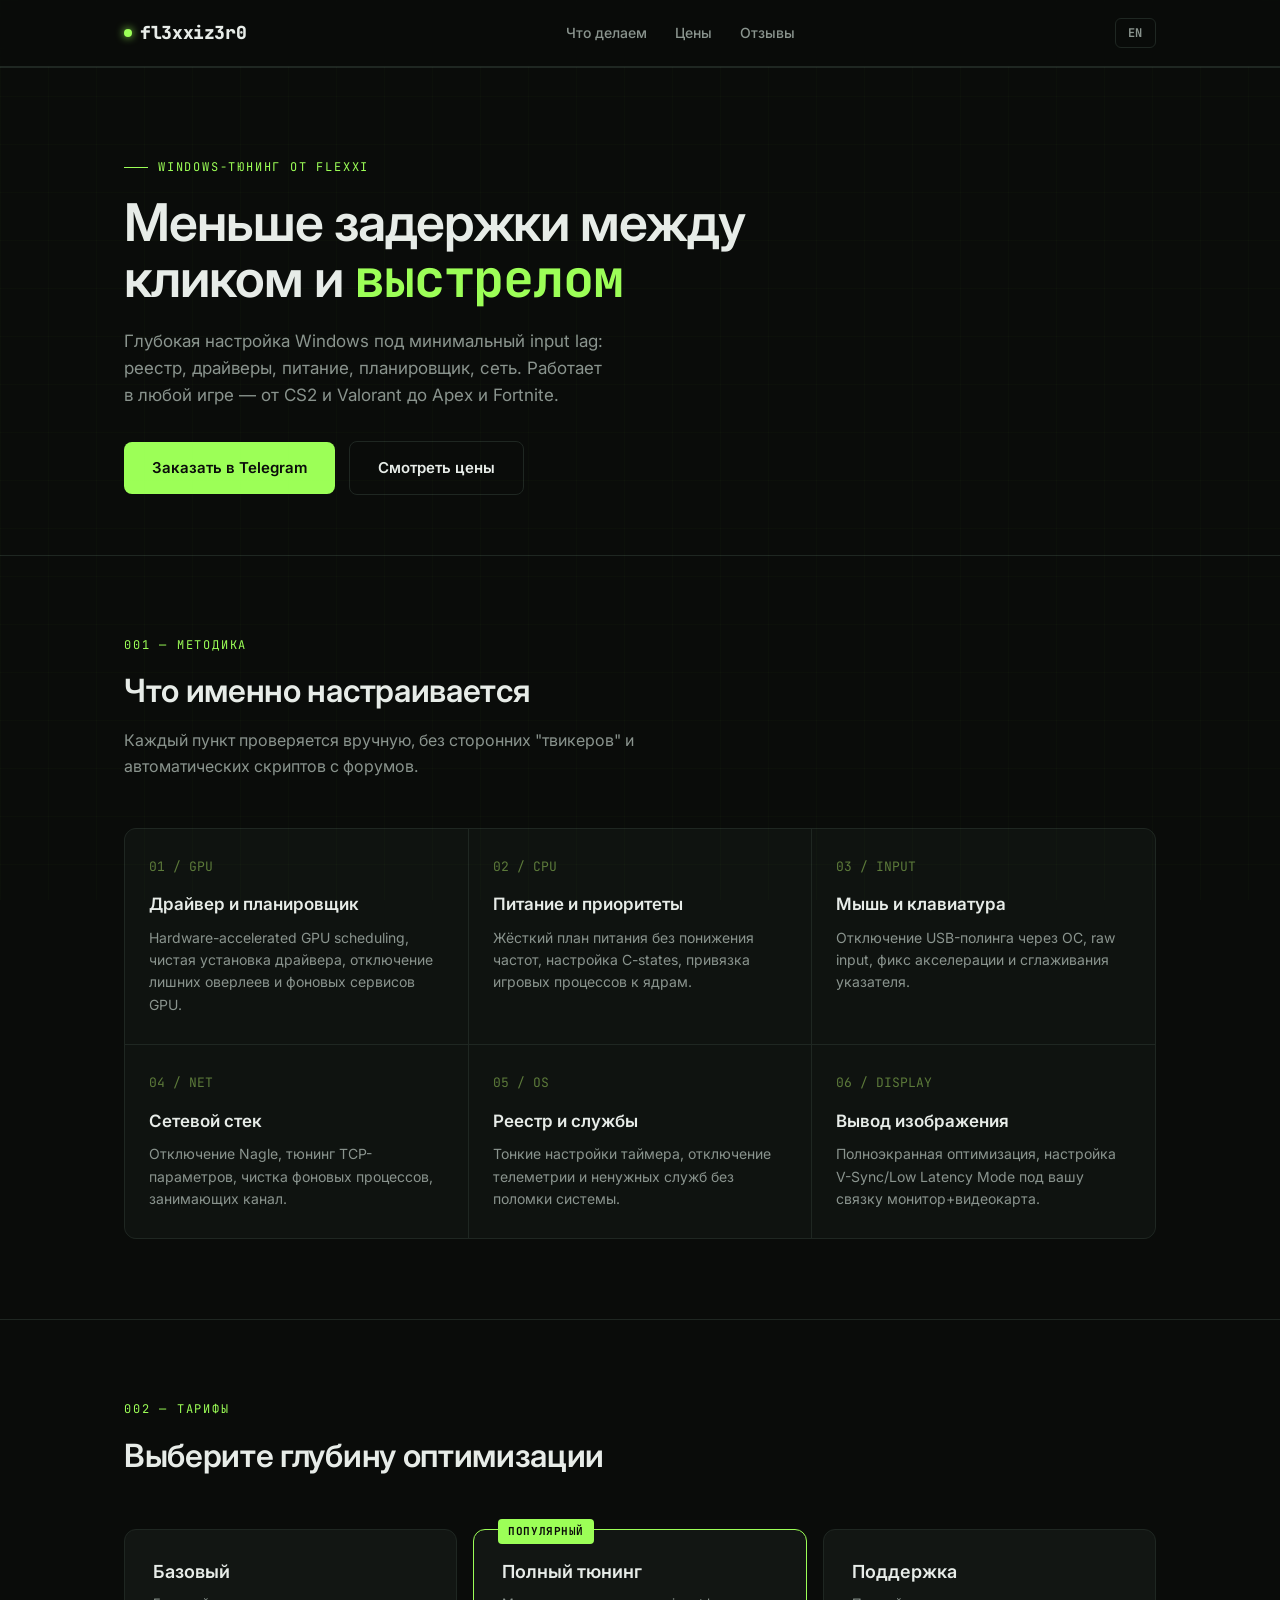
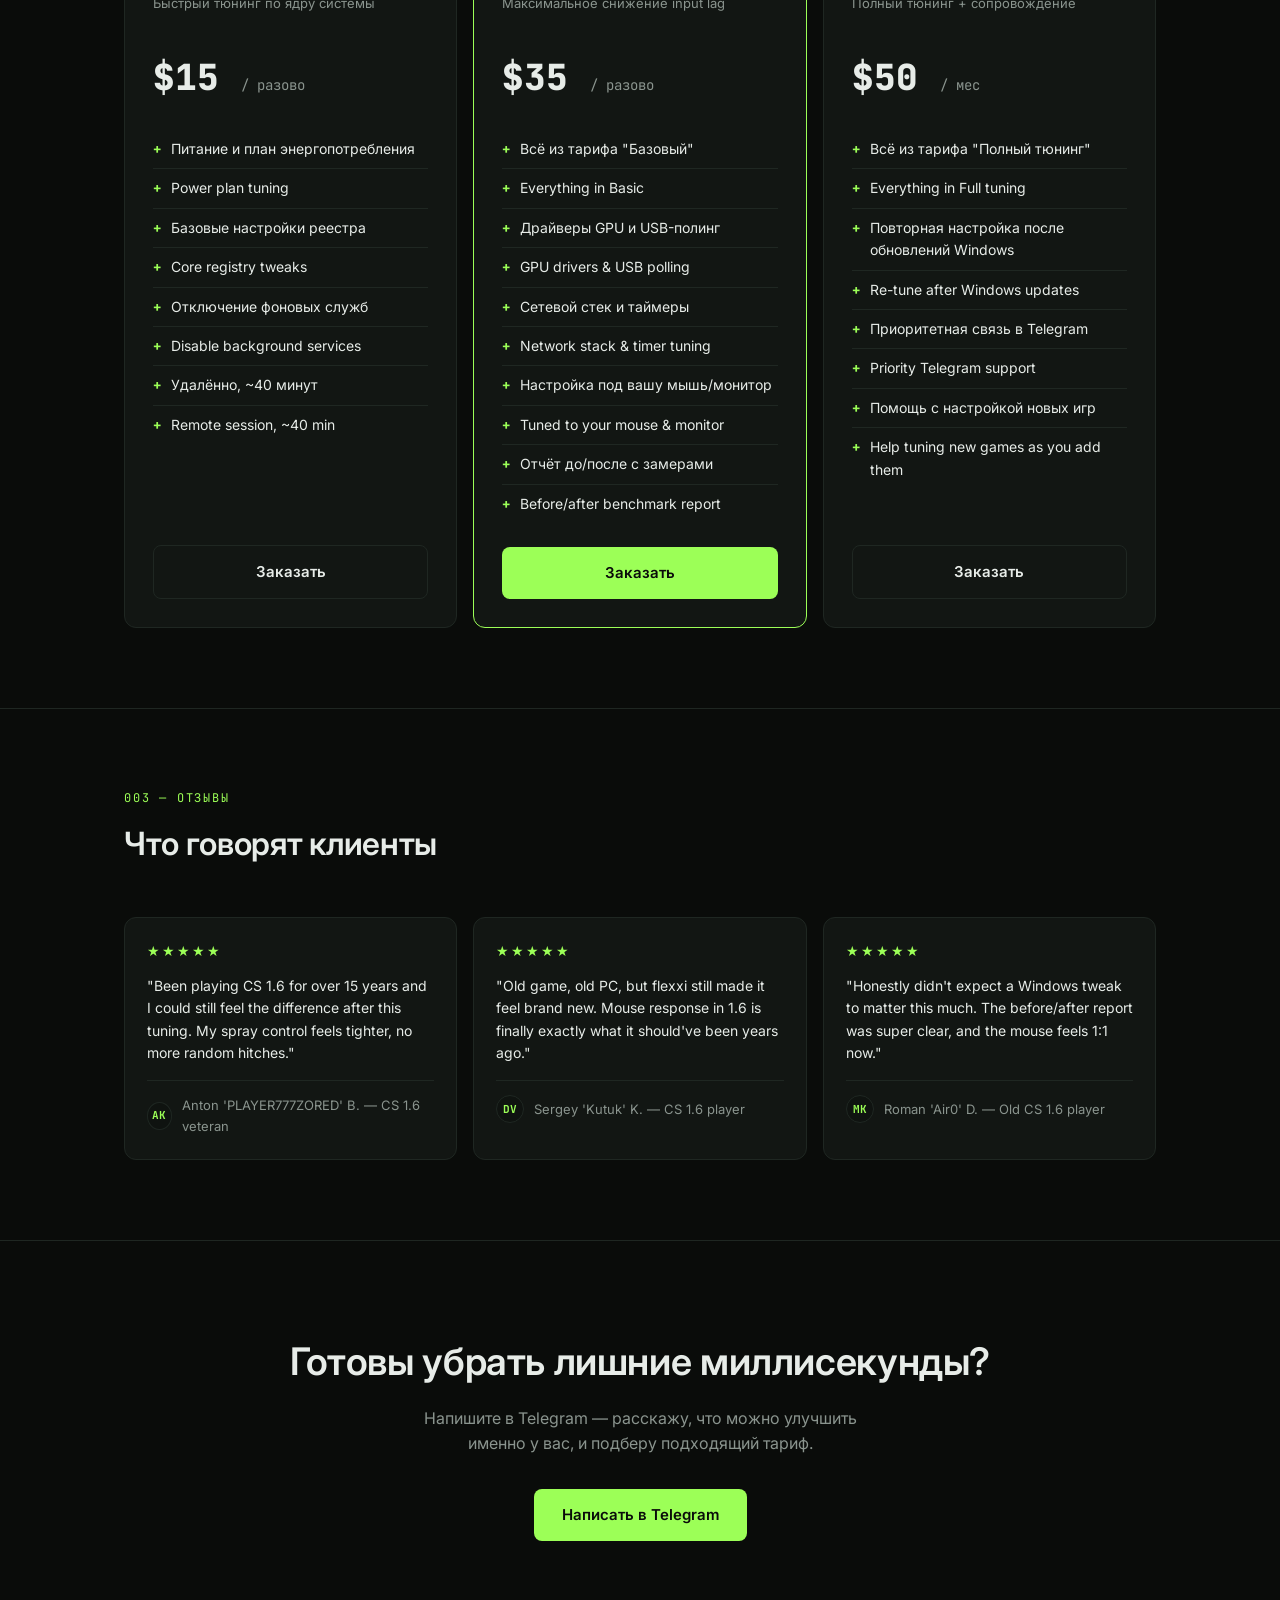
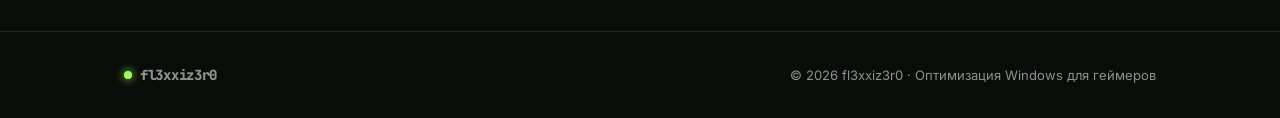
<file: index.html>
<!DOCTYPE html>
<html lang="ru" data-lang="ru">
<head>
<meta charset="UTF-8">
<meta name="viewport" content="width=device-width, initial-scale=1.0">
<title>fl3xxiz3r0 — Windows Input Lag Optimization</title>
<link rel="icon" href="data:image/svg+xml,<svg xmlns=%22http://www.w3.org/2000/svg%22 viewBox=%220 0 100 100%22><rect width=%22100%22 height=%22100%22 rx=%2220%22 fill=%22%230a0c0a%22/><text x=%2250%22 y=%2272%22 font-size=%2270%22 font-family=%22monospace%22 font-weight=%22800%22 fill=%22%23a855f7%22 text-anchor=%22middle%22>F</text></svg>">
<link rel="preconnect" href="https://fonts.googleapis.com">
<link href="https://fonts.googleapis.com/css2?family=JetBrains+Mono:wght@400;500;700;800&family=Inter:wght@400;500;600&display=swap" rel="stylesheet">
<style>
  :root{
    --bg:#0a0c0a;
    --bg2:#0f1310;
    --panel:#121613;
    --line:#1f2722;
    --text:#e7ece8;
    --muted:#8a948e;
    --accent:#9CFF57;
    --accent-dim:#5c7a3a;
    --mono:'JetBrains Mono', monospace;
    --sans:'Inter', sans-serif;
  }
  *{margin:0;padding:0;box-sizing:border-box;}
  html{scroll-behavior:smooth;}
  body{
    background:var(--bg);
    color:var(--text);
    font-family:var(--sans);
    line-height:1.6;
    overflow-x:hidden;
  }
  .grain{
    position:fixed;inset:0;pointer-events:none;z-index:1;
    background-image:
      linear-gradient(rgba(156,255,87,0.02) 1px, transparent 1px),
      linear-gradient(90deg, rgba(156,255,87,0.02) 1px, transparent 1px);
    background-size:48px 48px;
  }
  .wrap{max-width:1080px;margin:0 auto;padding:0 24px;}

  /* NAV */
  header{
    position:sticky;top:0;z-index:50;
    background:rgba(10,12,10,0.85);
    backdrop-filter:blur(10px);
    border-bottom:1px solid var(--line);
  }
  nav{
    display:flex;align-items:center;justify-content:space-between;
    padding:18px 24px;max-width:1080px;margin:0 auto;
  }
  .logo{
    font-family:var(--mono);font-weight:800;font-size:18px;
    letter-spacing:-0.02em;display:flex;align-items:center;gap:8px;
  }
  .logo .dot{width:8px;height:8px;border-radius:50%;background:var(--accent);
    box-shadow:0 0 8px var(--accent);animation:pulse 2s infinite;}
  @keyframes pulse{0%,100%{opacity:1;}50%{opacity:0.3;}}
  .nav-links{display:flex;gap:28px;align-items:center;}
  .nav-links a{color:var(--muted);text-decoration:none;font-size:14px;font-weight:500;transition:color .2s;}
  .nav-links a:hover{color:var(--text);}
  .lang-btn{
    font-family:var(--mono);font-size:12px;font-weight:700;
    border:1px solid var(--line);background:transparent;color:var(--muted);
    padding:6px 12px;border-radius:6px;cursor:pointer;letter-spacing:0.05em;
    transition:all .2s;
  }
  .lang-btn:hover{border-color:var(--accent);color:var(--accent);}

  /* HERO */
  .hero{padding:90px 0 60px;position:relative;}
  .hero-grid{display:block;}
  .eyebrow{
    font-family:var(--mono);font-size:12px;color:var(--accent);
    letter-spacing:0.15em;text-transform:uppercase;margin-bottom:18px;
    display:flex;align-items:center;gap:10px;
  }
  .eyebrow::before{content:'';display:block;width:24px;height:1px;background:var(--accent);}
  h1{
    font-size:52px;line-height:1.08;font-weight:600;letter-spacing:-0.02em;
    margin-bottom:20px;
  }
  h1 .hl{color:var(--accent);font-family:var(--mono);font-weight:700;}
  .hero p.sub{color:var(--muted);font-size:17px;max-width:480px;margin-bottom:32px;}
  .cta-row{display:flex;gap:14px;align-items:center;flex-wrap:wrap;}
  .btn{
    font-family:var(--sans);font-weight:600;font-size:15px;
    padding:14px 28px;border-radius:8px;text-decoration:none;
    display:inline-flex;align-items:center;gap:8px;transition:all .2s;
  }
  .btn-primary{background:var(--accent);color:#0a0c0a;}
  .btn-primary:hover{background:#b3ff80;transform:translateY(-1px);}
  .btn-ghost{border:1px solid var(--line);color:var(--text);}
  .btn-ghost:hover{border-color:var(--accent-dim);}

  /* LATENCY VISUAL — signature element */
  .scope{
    background:var(--panel);border:1px solid var(--line);border-radius:12px;
    padding:24px;position:relative;
  }
  .scope-head{
    display:flex;justify-content:space-between;align-items:center;
    font-family:var(--mono);font-size:11px;color:var(--muted);
    margin-bottom:16px;letter-spacing:0.05em;
  }
  .scope-head .live{color:var(--accent);display:flex;align-items:center;gap:6px;}
  .scope-head .live .d{width:6px;height:6px;border-radius:50%;background:var(--accent);animation:pulse 1.5s infinite;}
  svg.trace{width:100%;height:180px;display:block;}
  .scope-stats{display:flex;gap:0;margin-top:16px;border-top:1px solid var(--line);}
  .stat{flex:1;padding:14px 0 0;text-align:center;}
  .stat .num{font-family:var(--mono);font-size:24px;font-weight:700;}
  .stat .num.before{color:#6b7368;}
  .stat .num.after{color:var(--accent);}
  .stat .lbl{font-size:11px;color:var(--muted);margin-top:4px;text-transform:uppercase;letter-spacing:0.08em;}

  /* SECTIONS */
  section{padding:80px 0;border-top:1px solid var(--line);scroll-margin-top:72px;}
  .section-head{margin-bottom:48px;}
  .section-tag{font-family:var(--mono);font-size:12px;color:var(--accent);letter-spacing:0.15em;text-transform:uppercase;margin-bottom:10px;}
  h2{font-size:32px;font-weight:600;letter-spacing:-0.01em;}
  h2 + p{color:var(--muted);margin-top:12px;max-width:560px;}

  /* WHAT WE TUNE */
  .tune-grid{display:grid;grid-template-columns:repeat(3,1fr);gap:1px;background:var(--line);border:1px solid var(--line);border-radius:12px;overflow:hidden;}
  .tune-item{background:var(--bg2);padding:28px 24px;}
  .tune-item .num{font-family:var(--mono);font-size:13px;color:var(--accent-dim);margin-bottom:14px;}
  .tune-item h3{font-size:17px;font-weight:600;margin-bottom:8px;}
  .tune-item p{font-size:14px;color:var(--muted);}

  /* PRICING */
  .price-grid{display:grid;grid-template-columns:repeat(3,1fr);gap:16px;}
  .price-card{
    background:var(--panel);border:1px solid var(--line);border-radius:12px;
    padding:28px;display:flex;flex-direction:column;
  }
  .price-card.featured{border-color:var(--accent);position:relative;}
  .badge{
    position:absolute;top:-11px;left:24px;background:var(--accent);color:#0a0c0a;
    font-family:var(--mono);font-size:11px;font-weight:700;padding:4px 10px;
    border-radius:4px;letter-spacing:0.05em;
  }
  .price-card h3{font-size:18px;font-weight:600;margin-bottom:6px;}
  .price-card .desc{font-size:13px;color:var(--muted);margin-bottom:20px;min-height:36px;}
  .price{font-family:var(--mono);font-size:36px;font-weight:800;margin-bottom:4px;}
  .price span{font-size:14px;color:var(--muted);font-weight:400;}
  .price-features{list-style:none;margin:20px 0 24px;flex-grow:1;}
  .price-features li{
    font-size:14px;color:var(--text);padding:8px 0;border-top:1px solid var(--line);
    display:flex;gap:10px;align-items:flex-start;
  }
  .price-features li:first-child{border-top:none;}
  .price-features li::before{content:'+';color:var(--accent);font-family:var(--mono);font-weight:700;}
  .price-card .btn{justify-content:center;width:100%;}

  /* REVIEWS */
  .review-grid{display:grid;grid-template-columns:repeat(3,1fr);gap:16px;}
  .review-card{
    background:var(--panel);border:1px solid var(--line);border-radius:12px;padding:22px;
  }
  .review-card .stars{color:var(--accent);font-family:var(--mono);font-size:14px;margin-bottom:12px;letter-spacing:2px;}
  .review-card p{font-size:14px;color:var(--text);margin-bottom:16px;}
  .review-card .who{
    display:flex;align-items:center;gap:10px;font-size:13px;color:var(--muted);
    padding-top:14px;border-top:1px solid var(--line);
  }
  .review-card .who .av{
    width:28px;height:28px;border-radius:50%;background:var(--bg2);
    border:1px solid var(--line);display:flex;align-items:center;justify-content:center;
    font-family:var(--mono);font-size:11px;color:var(--accent);font-weight:700;
  }

  /* CTA / FOOTER */
  .cta-section{text-align:center;padding:90px 0;}
  .cta-section h2{font-size:38px;margin-bottom:14px;}
  .cta-section p{color:var(--muted);max-width:480px;margin:0 auto 32px;}
  footer{border-top:1px solid var(--line);padding:32px 0;}
  footer .wrap{display:flex;justify-content:space-between;align-items:center;font-size:13px;color:var(--muted);}
  footer .logo{font-size:14px;}

  /* lang toggle visibility */
  [data-l]{display:none;}
  html[data-lang="ru"] [data-l="ru"]{display:initial;}
  html[data-lang="en"] [data-l="en"]{display:initial;}
  html[data-lang="ru"] li[data-l="ru"], html[data-lang="ru"] div[data-l="ru"]{display:flex;}
  html[data-lang="en"] li[data-l="en"], html[data-lang="en"] div[data-l="en"]{display:flex;}
  html[data-lang="ru"] p[data-l="ru"]{display:block;}
  html[data-lang="en"] p[data-l="en"]{display:block;}
  html[data-lang="ru"] span[data-l="ru"]{display:inline;}
  html[data-lang="en"] span[data-l="en"]{display:inline;}
  html[data-lang="ru"] h1[data-l="ru"], html[data-lang="ru"] h2[data-l="ru"], html[data-lang="ru"] h3[data-l="ru"]{display:block;}
  html[data-lang="en"] h1[data-l="en"], html[data-lang="en"] h2[data-l="en"], html[data-lang="en"] h3[data-l="en"]{display:block;}

  @media (max-width:860px){
    .hero-grid{grid-template-columns:1fr;}
    h1{font-size:38px;}
    .tune-grid,.price-grid,.review-grid{grid-template-columns:1fr;}
    .nav-links{display:none;}
  }
</style>
</head>
<body>
<div class="grain"></div>

<header>
  <nav>
    <div class="logo"><span class="dot"></span>fl3xxiz3r0</div>
    <div class="nav-links">
      <a href="#tune" data-l="ru">Что делаем</a>
      <a href="#tune" data-l="en">What we tune</a>
      <a href="#pricing" data-l="ru">Цены</a>
      <a href="#pricing" data-l="en">Pricing</a>
      <a href="#reviews" data-l="ru">Отзывы</a>
      <a href="#reviews" data-l="en">Reviews</a>
    </div>
    <button class="lang-btn" onclick="toggleLang()" id="langBtn">EN</button>
  </nav>
</header>

<section class="hero">
  <div class="wrap hero-grid">
    <div>
      <div class="eyebrow">
        <span data-l="ru">Windows-тюнинг от flexxi</span>
        <span data-l="en">Windows tuning by flexxi</span>
      </div>
      <h1 data-l="ru">Меньше задержки между<br>кликом и <span class="hl">выстрелом</span></h1>
      <h1 data-l="en">Less time between<br>your click and the <span class="hl">shot</span></h1>
      <p class="sub" data-l="ru">Глубокая настройка Windows под минимальный input lag: реестр, драйверы, питание, планировщик, сеть. Работает в любой игре — от CS2 и Valorant до Apex и Fortnite.</p>
      <p class="sub" data-l="en">Deep Windows tuning for minimal input lag: registry, drivers, power plans, scheduler, network stack. Works in any game — CS2, Valorant, Apex, Fortnite and beyond.</p>
      <div class="cta-row">
        <a href="https://t.me/z00mep" target="_blank" class="btn btn-primary">
          <span data-l="ru">Заказать в Telegram</span>
          <span data-l="en">Order via Telegram</span>
        </a>
        <a href="#pricing" class="btn btn-ghost">
          <span data-l="ru">Смотреть цены</span>
          <span data-l="en">View pricing</span>
        </a>
      </div>
      </div>
    </div>


  </div>
</section>

<section id="tune">
  <div class="wrap">
    <div class="section-head">
      <div class="section-tag" data-l="ru">001 — Методика</div>
      <div class="section-tag" data-l="en">001 — Methodology</div>
      <h2 data-l="ru">Что именно настраивается</h2>
      <h2 data-l="en">What gets tuned</h2>
      <p data-l="ru">Каждый пункт проверяется вручную, без сторонних "твикеров" и автоматических скриптов с форумов.</p>
      <p data-l="en">Every item is tuned by hand — no third-party "tweaker" tools or copy-pasted forum scripts.</p>
    </div>
    <div class="tune-grid">
      <div class="tune-item">
        <div class="num">01 / GPU</div>
        <h3 data-l="ru">Драйвер и планировщик</h3>
        <h3 data-l="en">Driver & scheduler</h3>
        <p data-l="ru">Hardware-accelerated GPU scheduling, чистая установка драйвера, отключение лишних оверлеев и фоновых сервисов GPU.</p>
        <p data-l="en">Hardware-accelerated GPU scheduling, clean driver install, removing overlays and background GPU services.</p>
      </div>
      <div class="tune-item">
        <div class="num">02 / CPU</div>
        <h3 data-l="ru">Питание и приоритеты</h3>
        <h3 data-l="en">Power & priorities</h3>
        <p data-l="ru">Жёсткий план питания без понижения частот, настройка C-states, привязка игровых процессов к ядрам.</p>
        <p data-l="en">High-performance power plan with no frequency dips, C-state tuning, core affinity for game processes.</p>
      </div>
      <div class="tune-item">
        <div class="num">03 / INPUT</div>
        <h3 data-l="ru">Мышь и клавиатура</h3>
        <h3 data-l="en">Mouse & keyboard</h3>
        <p data-l="ru">Отключение USB-полинга через ОС, raw input, фикс акселерации и сглаживания указателя.</p>
        <p data-l="en">Disabling OS-level USB polling overrides, raw input setup, removing pointer acceleration and smoothing.</p>
      </div>
      <div class="tune-item">
        <div class="num">04 / NET</div>
        <h3 data-l="ru">Сетевой стек</h3>
        <h3 data-l="en">Network stack</h3>
        <p data-l="ru">Отключение Nagle, тюнинг TCP-параметров, чистка фоновых процессов, занимающих канал.</p>
        <p data-l="en">Disabling Nagle's algorithm, TCP stack tuning, clearing background bandwidth hogs.</p>
      </div>
      <div class="tune-item">
        <div class="num">05 / OS</div>
        <h3 data-l="ru">Реестр и службы</h3>
        <h3 data-l="en">Registry & services</h3>
        <p data-l="ru">Тонкие настройки таймера, отключение телеметрии и ненужных служб без поломки системы.</p>
        <p data-l="en">Fine timer-resolution tuning, disabling telemetry and unneeded services without breaking the system.</p>
      </div>
      <div class="tune-item">
        <div class="num">06 / DISPLAY</div>
        <h3 data-l="ru">Вывод изображения</h3>
        <h3 data-l="en">Display pipeline</h3>
        <p data-l="ru">Полноэкранная оптимизация, настройка V-Sync/Low Latency Mode под вашу связку монитор+видеокарта.</p>
        <p data-l="en">Fullscreen optimizations, V-Sync / Low Latency Mode tuned to your specific monitor and GPU pairing.</p>
      </div>
    </div>
  </div>
</section>

<section id="pricing">
  <div class="wrap">
    <div class="section-head">
      <div class="section-tag" data-l="ru">002 — Тарифы</div>
      <div class="section-tag" data-l="en">002 — Pricing</div>
      <h2 data-l="ru">Выберите глубину оптимизации</h2>
      <h2 data-l="en">Choose your optimization depth</h2>
    </div>
    <div class="price-grid">
      <div class="price-card">
        <h3 data-l="ru">Базовый</h3>
        <h3 data-l="en">Basic</h3>
        <div class="desc" data-l="ru">Быстрый тюнинг по ядру системы</div>
        <div class="desc" data-l="en">Quick core-system tuning</div>
        <div class="price">$15 <span data-l="ru">/ разово</span><span data-l="en">/ one-time</span></div>
        <ul class="price-features">
          <li data-l="ru">Питание и план энергопотребления</li>
          <li data-l="en">Power plan tuning</li>
          <li data-l="ru">Базовые настройки реестра</li>
          <li data-l="en">Core registry tweaks</li>
          <li data-l="ru">Отключение фоновых служб</li>
          <li data-l="en">Disable background services</li>
          <li data-l="ru">Удалённо, ~40 минут</li>
          <li data-l="en">Remote session, ~40 min</li>
        </ul>
        <a href="https://t.me/z00mep" target="_blank" class="btn btn-ghost">
          <span data-l="ru">Заказать</span><span data-l="en">Order</span>
        </a>
      </div>

      <div class="price-card featured">
        <div class="badge" data-l="ru">ПОПУЛЯРНЫЙ</div>
        <div class="badge" data-l="en">MOST POPULAR</div>
        <h3 data-l="ru">Полный тюнинг</h3>
        <h3 data-l="en">Full tuning</h3>
        <div class="desc" data-l="ru">Максимальное снижение input lag</div>
        <div class="desc" data-l="en">Maximum input lag reduction</div>
        <div class="price">$35 <span data-l="ru">/ разово</span><span data-l="en">/ one-time</span></div>
        <ul class="price-features">
          <li data-l="ru">Всё из тарифа "Базовый"</li>
          <li data-l="en">Everything in Basic</li>
          <li data-l="ru">Драйверы GPU и USB-полинг</li>
          <li data-l="en">GPU drivers & USB polling</li>
          <li data-l="ru">Сетевой стек и таймеры</li>
          <li data-l="en">Network stack & timer tuning</li>
          <li data-l="ru">Настройка под вашу мышь/монитор</li>
          <li data-l="en">Tuned to your mouse & monitor</li>
          <li data-l="ru">Отчёт до/после с замерами</li>
          <li data-l="en">Before/after benchmark report</li>
        </ul>
        <a href="https://t.me/z00mep" target="_blank" class="btn btn-primary">
          <span data-l="ru">Заказать</span><span data-l="en">Order</span>
        </a>
      </div>

      <div class="price-card">
        <h3 data-l="ru">Поддержка</h3>
        <h3 data-l="en">Ongoing care</h3>
        <div class="desc" data-l="ru">Полный тюнинг + сопровождение</div>
        <div class="desc" data-l="en">Full tuning + 30-day support</div>
        <div class="price">$50 <span data-l="ru">/ мес</span><span data-l="en">/ mo</span></div>
        <ul class="price-features">
          <li data-l="ru">Всё из тарифа "Полный тюнинг"</li>
          <li data-l="en">Everything in Full tuning</li>
          <li data-l="ru">Повторная настройка после обновлений Windows</li>
          <li data-l="en">Re-tune after Windows updates</li>
          <li data-l="ru">Приоритетная связь в Telegram</li>
          <li data-l="en">Priority Telegram support</li>
          <li data-l="ru">Помощь с настройкой новых игр</li>
          <li data-l="en">Help tuning new games as you add them</li>
        </ul>
        <a href="https://t.me/z00mep" target="_blank" class="btn btn-ghost">
          <span data-l="ru">Заказать</span><span data-l="en">Order</span>
        </a>
      </div>
    </div>
  </div>
</section>

<section id="reviews">
  <div class="wrap">
    <div class="section-head">
      <div class="section-tag" data-l="ru">003 — Отзывы</div>
      <div class="section-tag" data-l="en">003 — Reviews</div>
      <h2 data-l="ru">Что говорят клиенты</h2>
      <h2 data-l="en">What clients say</h2>
    </div>
    <div class="review-grid">
      <div class="review-card">
        <div class="stars">★★★★★</div>
        <p>"Been playing CS 1.6 for over 15 years and I could still feel the difference after this tuning. My spray control feels tighter, no more random hitches."</p>
        <div class="who"><div class="av">AK</div> Anton 'PLAYER777ZORED' B. — CS 1.6 veteran</div>
      </div>
      <div class="review-card">
        <div class="stars">★★★★★</div>
        <p>"Old game, old PC, but flexxi still made it feel brand new. Mouse response in 1.6 is finally exactly what it should've been years ago."</p>
        <div class="who"><div class="av">DV</div> Sergey 'Kutuk' K. — CS 1.6 player</div>
      </div>
      <div class="review-card">
        <div class="stars">★★★★★</div>
        <p>"Honestly didn't expect a Windows tweak to matter this much. The before/after report was super clear, and the mouse feels 1:1 now."</p>
        <div class="who"><div class="av">MK</div> Roman 'Air0' D. — Old CS 1.6 player</div>
      </div>
    </div>
  </div>
</section>

<section class="cta-section">
  <div class="wrap">
    <h2 data-l="ru">Готовы убрать лишние миллисекунды?</h2>
    <h2 data-l="en">Ready to shave off those milliseconds?</h2>
    <p data-l="ru">Напишите в Telegram — расскажу, что можно улучшить именно у вас, и подберу подходящий тариф.</p>
    <p data-l="en">Message me on Telegram — I'll review your setup and recommend the right plan.</p>
    <a href="https://t.me/z00mep" target="_blank" class="btn btn-primary">
      <span data-l="ru">Написать в Telegram</span>
      <span data-l="en">Message on Telegram</span>
    </a>
  </div>
</section>

<footer>
  <div class="wrap">
    <div class="logo"><span class="dot"></span>fl3xxiz3r0</div>
    <div>
      <span data-l="ru">© 2026 fl3xxiz3r0 · Оптимизация Windows для геймеров</span>
      <span data-l="en">© 2026 fl3xxiz3r0 · Windows optimization for gamers</span>
    </div>
  </div>
</footer>

<script>
const sndClick = new Audio('[data-uri]');
const sndClose = new Audio('[data-uri]');
const sndHit = new Audio('[data-uri]');

function play(a){ a.currentTime = 0; a.play().catch(()=>{}); }

function toggleLang(){
  const html = document.documentElement;
  const cur = html.getAttribute('data-lang');
  const next = cur === 'ru' ? 'en' : 'ru';
  html.setAttribute('data-lang', next);
  document.getElementById('langBtn').textContent = next === 'ru' ? 'EN' : 'RU';
  play(sndClose);
}

document.querySelectorAll('a.btn, .nav-links a').forEach(el=>{
  el.addEventListener('click', ()=>play(sndClick));
});

document.querySelectorAll('.price-card.featured .btn').forEach(el=>{
  el.addEventListener('mouseenter', ()=>play(sndHit));
});
</script>

</body>
</html>
</file>
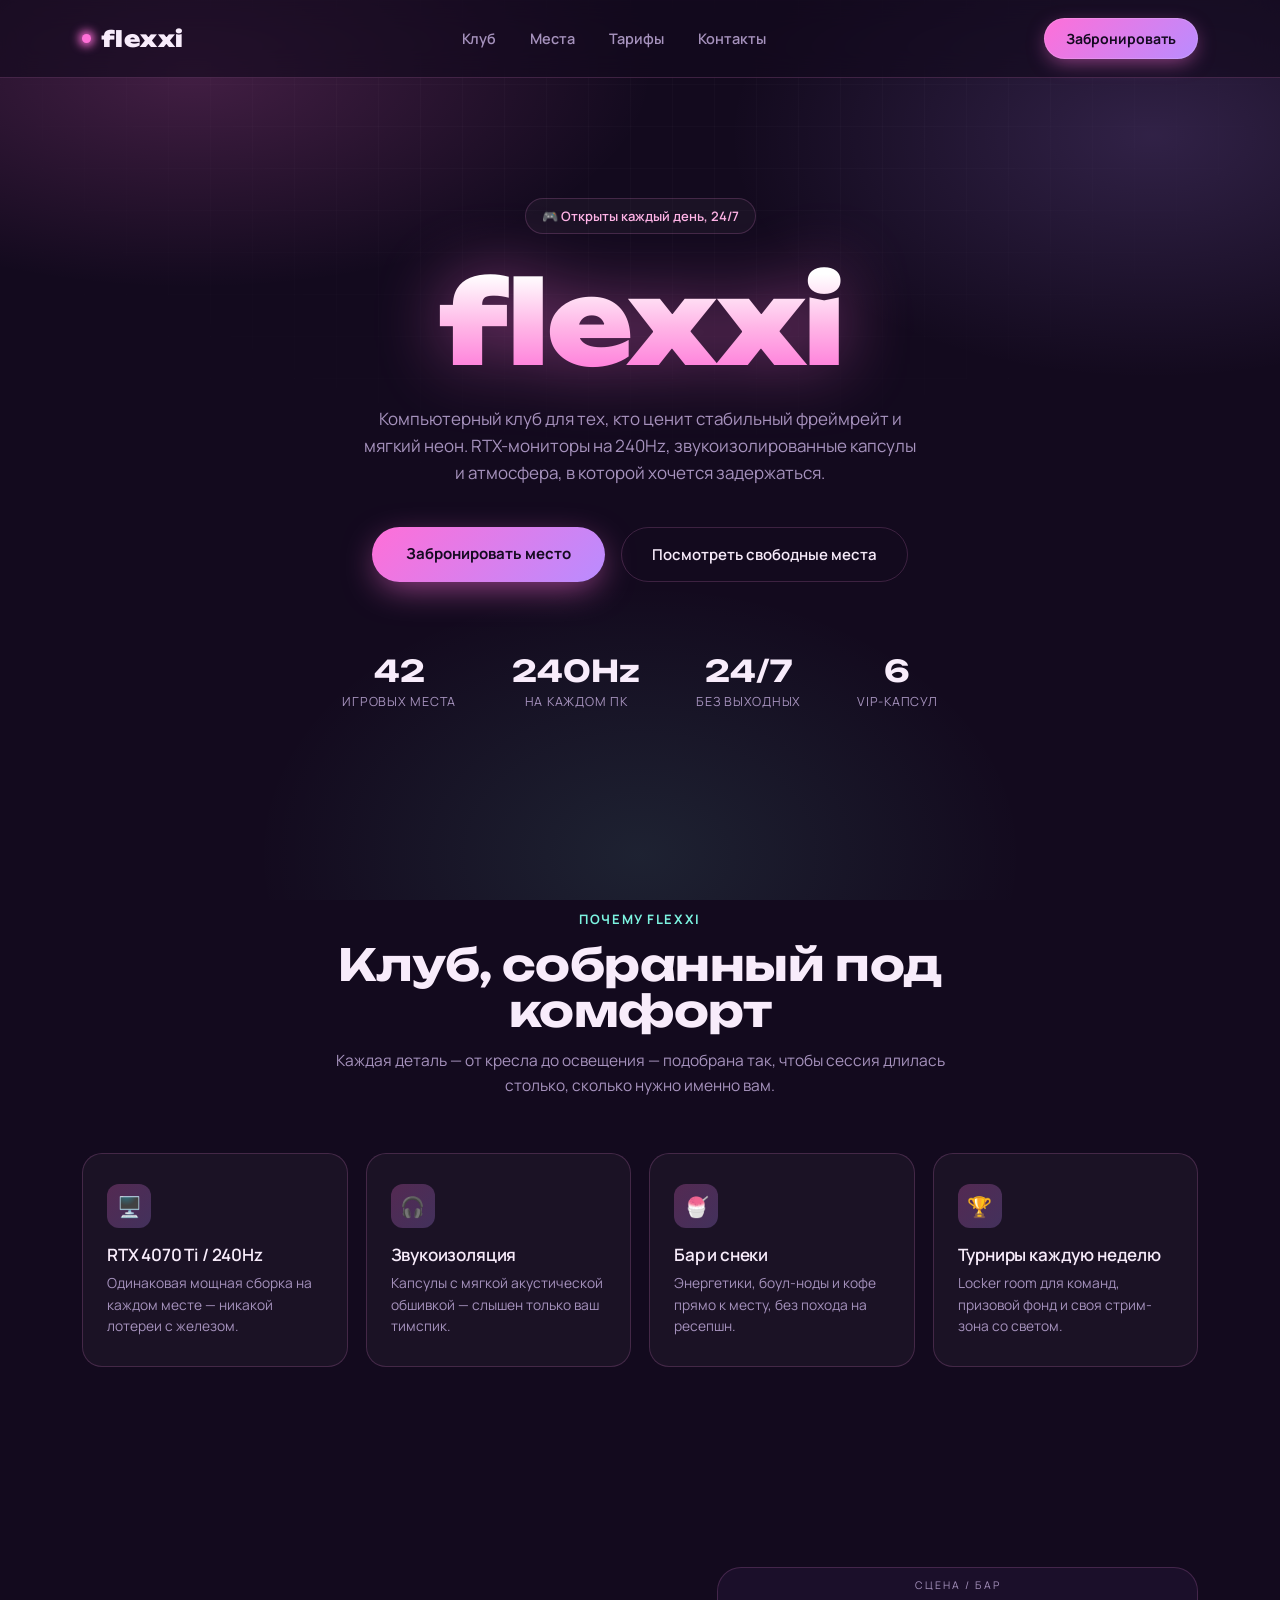
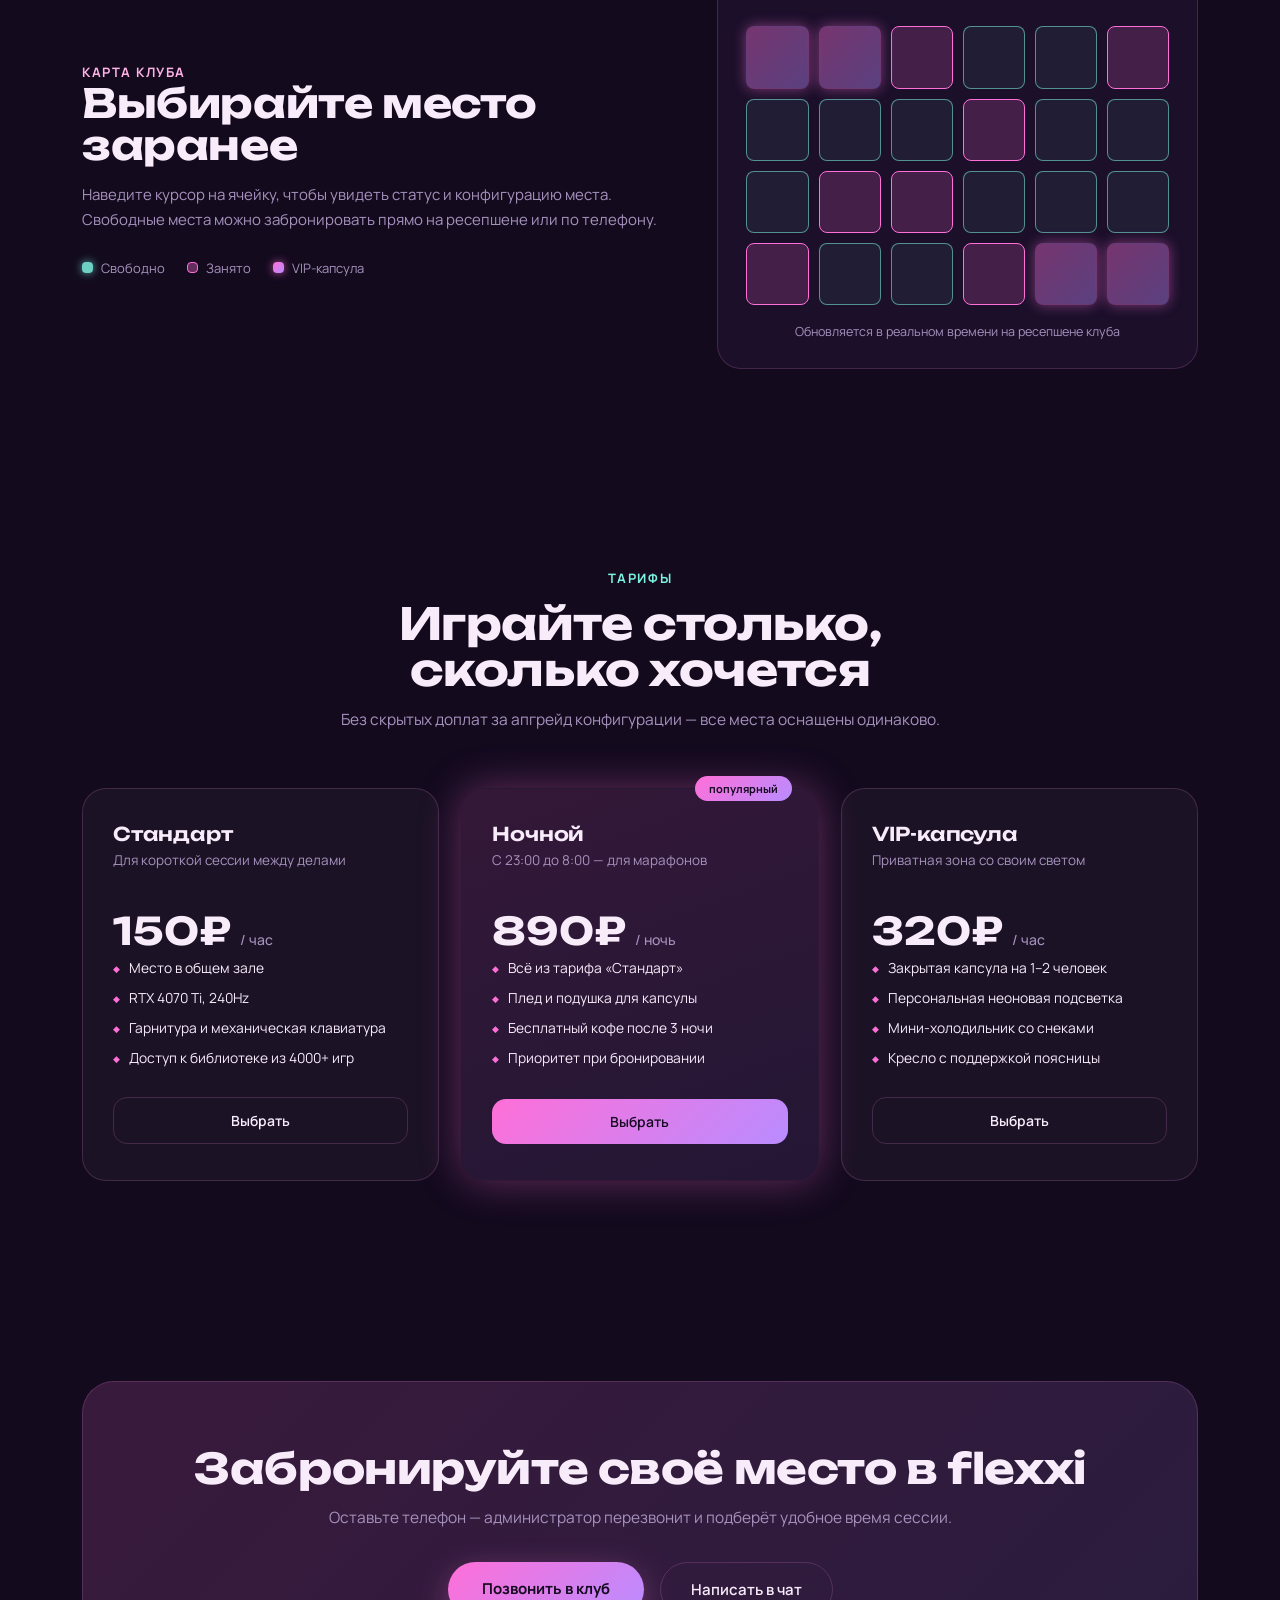
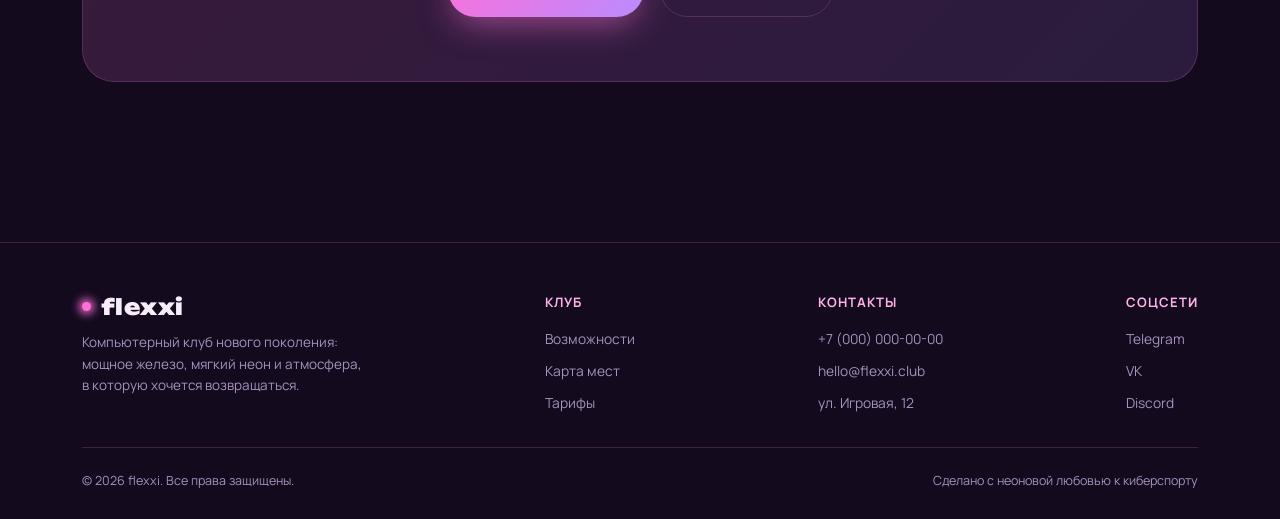
<file: landing1.html>
<!DOCTYPE html>
<html lang="ru">
<head>
<meta charset="UTF-8">
<meta name="viewport" content="width=device-width, initial-scale=1.0">
<title>Flexxi — компьютерный клуб</title>
<link rel="preconnect" href="https://fonts.googleapis.com">
<link rel="preconnect" href="https://fonts.gstatic.com" crossorigin>
<link href="https://fonts.googleapis.com/css2?family=Unbounded:wght@400;600;700;900&family=Manrope:wght@400;500;600;700;800&display=swap" rel="stylesheet">
<style>
  :root{
    --bg: #130A1E;
    --bg-soft: #1B0F2A;
    --pink: #FF6FD8;
    --pink-soft: #FFB3E6;
    --lilac: #B98CFF;
    --cyan: #7CF3E0;
    --text: #F8ECFB;
    --muted: #A692BD;
    --card: rgba(255, 255, 255, 0.035);
    --border: rgba(255, 143, 224, 0.18);
    --shadow-pink: 0 0 40px rgba(255, 111, 216, 0.35);
  }

  *{ margin:0; padding:0; box-sizing:border-box; }

  html{ scroll-behavior:smooth; }

  body{
    background: var(--bg);
    color: var(--text);
    font-family: 'Manrope', sans-serif;
    overflow-x: hidden;
    position: relative;
  }

  body::before{
    content:"";
    position: fixed;
    inset: 0;
    z-index: -2;
    background:
      radial-gradient(ellipse 60% 40% at 15% 8%, rgba(255,111,216,0.20), transparent 60%),
      radial-gradient(ellipse 55% 45% at 90% 15%, rgba(185,140,255,0.18), transparent 60%),
      radial-gradient(ellipse 50% 50% at 50% 95%, rgba(124,243,224,0.10), transparent 60%),
      var(--bg);
  }

  body::after{
    content:"";
    position: fixed;
    inset: 0;
    z-index: -1;
    background-image:
      linear-gradient(rgba(255,255,255,0.02) 1px, transparent 1px),
      linear-gradient(90deg, rgba(255,255,255,0.02) 1px, transparent 1px);
    background-size: 42px 42px;
    mask-image: radial-gradient(ellipse 80% 80% at 50% 0%, black 30%, transparent 75%);
  }

  a{ color:inherit; text-decoration:none; }
  ul{ list-style:none; }
  img,svg{ display:block; max-width:100%; }

  .wrap{
    max-width: 1180px;
    margin: 0 auto;
    padding: 0 32px;
  }

  h1,h2,h3{
    font-family:'Unbounded', sans-serif;
    line-height:1.05;
    letter-spacing: -0.01em;
  }

  /* ---------- Header ---------- */
  header{
    position: sticky;
    top: 0;
    z-index: 100;
    backdrop-filter: blur(14px);
    background: rgba(19, 10, 30, 0.65);
    border-bottom: 1px solid var(--border);
  }

  .nav{
    display:flex;
    align-items:center;
    justify-content:space-between;
    padding: 18px 32px;
    max-width: 1180px;
    margin: 0 auto;
  }

  .logo{
    font-family:'Unbounded', sans-serif;
    font-weight: 900;
    font-size: 22px;
    letter-spacing: 0.02em;
    color: var(--text);
    display:flex;
    align-items:center;
    gap:10px;
  }

  .logo .dot{
    width:9px; height:9px; border-radius:50%;
    background: var(--pink);
    box-shadow: 0 0 10px 3px var(--pink);
    animation: blink 2.4s ease-in-out infinite;
  }

  @keyframes blink{
    0%,100%{ opacity:1; }
    50%{ opacity:0.35; }
  }

  .nav-links{
    display:flex;
    gap: 34px;
    font-size: 14.5px;
    font-weight: 600;
    color: var(--muted);
  }

  .nav-links a{ transition: color .2s ease; position:relative; }
  .nav-links a:hover{ color: var(--pink-soft); }

  .nav-cta{
    padding: 11px 22px;
    border-radius: 999px;
    background: linear-gradient(135deg, var(--pink), var(--lilac));
    color: #150A21;
    font-weight: 700;
    font-size: 14px;
    box-shadow: 0 0 0 1px rgba(255,255,255,0.15) inset, 0 6px 20px -4px rgba(255,111,216,0.55);
    transition: transform .2s ease, box-shadow .2s ease;
  }

  .nav-cta:hover{ transform: translateY(-1px); box-shadow: 0 0 0 1px rgba(255,255,255,0.25) inset, 0 8px 26px -2px rgba(255,111,216,0.7); }

  .burger{
    display:none;
    flex-direction:column;
    gap:5px;
    background:none; border:none; cursor:pointer;
  }
  .burger span{ width:24px; height:2px; background:var(--text); border-radius:2px; }

  /* ---------- Hero ---------- */
  .hero{
    position: relative;
    padding: 120px 32px 100px;
    text-align:center;
    display:flex;
    flex-direction:column;
    align-items:center;
  }

  .eyebrow{
    display:inline-flex;
    align-items:center;
    gap:8px;
    padding: 8px 16px;
    border-radius:999px;
    border:1px solid var(--border);
    background: var(--card);
    font-size:13px;
    font-weight:600;
    color: var(--pink-soft);
    margin-bottom: 28px;
  }

  .hero h1{
    font-size: clamp(52px, 9vw, 118px);
    font-weight: 900;
    background: linear-gradient(180deg, #FFFFFF 10%, var(--pink-soft) 55%, var(--pink) 100%);
    -webkit-background-clip: text;
    background-clip: text;
    color: transparent;
    filter: drop-shadow(0 0 34px rgba(255,111,216,0.45));
    margin-bottom: 22px;
  }

  .hero p.sub{
    max-width: 560px;
    color: var(--muted);
    font-size: 17px;
    line-height: 1.6;
    margin-bottom: 40px;
  }

  .hero-ctas{
    display:flex;
    gap:16px;
    flex-wrap:wrap;
    justify-content:center;
    margin-bottom: 70px;
  }

  .btn-primary{
    padding: 16px 34px;
    border-radius: 999px;
    background: linear-gradient(135deg, var(--pink), var(--lilac));
    color:#150A21;
    font-weight:700;
    font-size:15px;
    box-shadow: 0 10px 34px -6px rgba(255,111,216,0.6);
    transition: transform .2s ease;
  }
  .btn-primary:hover{ transform: translateY(-2px); }

  .btn-ghost{
    padding: 16px 30px;
    border-radius: 999px;
    border: 1px solid var(--border);
    color: var(--text);
    font-weight:600;
    font-size:15px;
    transition: border-color .2s ease, background .2s ease;
  }
  .btn-ghost:hover{ border-color: var(--pink); background: rgba(255,111,216,0.08); }

  .hero-stats{
    display:flex;
    gap: 56px;
    flex-wrap: wrap;
    justify-content:center;
  }
  .hero-stats .stat{ text-align:center; }
  .hero-stats .num{
    font-family:'Unbounded', sans-serif;
    font-size: 30px;
    font-weight: 700;
    color: var(--text);
  }
  .hero-stats .label{
    font-size: 12.5px;
    color: var(--muted);
    text-transform: uppercase;
    letter-spacing: 0.06em;
    margin-top:4px;
  }

  /* ---------- Section shared ---------- */
  section{ padding: 100px 0; position:relative; }
  .section-head{
    text-align:center;
    max-width: 620px;
    margin: 0 auto 56px;
  }
  .section-head .tag{
    font-size:13px;
    font-weight:700;
    color: var(--cyan);
    text-transform: uppercase;
    letter-spacing: 0.12em;
    margin-bottom: 14px;
    display:block;
  }
  .section-head h2{
    font-size: clamp(30px, 4vw, 44px);
    margin-bottom: 14px;
  }
  .section-head p{
    color: var(--muted);
    font-size: 15.5px;
    line-height:1.6;
  }

  /* ---------- Features ---------- */
  .features-grid{
    display:grid;
    grid-template-columns: repeat(4, 1fr);
    gap: 18px;
  }
  .feature-card{
    background: var(--card);
    border: 1px solid var(--border);
    border-radius: 20px;
    padding: 30px 24px;
    transition: transform .25s ease, border-color .25s ease, box-shadow .25s ease;
  }
  .feature-card:hover{
    transform: translateY(-6px);
    border-color: rgba(255,111,216,0.5);
    box-shadow: var(--shadow-pink);
  }
  .feature-card .icon{
    width: 44px; height:44px;
    border-radius: 12px;
    display:flex; align-items:center; justify-content:center;
    background: linear-gradient(135deg, rgba(255,111,216,0.25), rgba(185,140,255,0.25));
    margin-bottom: 18px;
    font-size: 20px;
  }
  .feature-card h3{
    font-size: 17px;
    margin-bottom: 8px;
    font-weight: 600;
    font-family:'Manrope',sans-serif;
  }
  .feature-card p{
    font-size: 13.8px;
    color: var(--muted);
    line-height: 1.55;
  }

  /* ---------- Seat map (signature element) ---------- */
  .club-map{
    display:grid;
    grid-template-columns: 1.1fr 0.9fr;
    gap: 48px;
    align-items:center;
  }

  .map-copy .tag{ color: var(--pink-soft); }

  .map-copy h2{ font-size: clamp(28px,3.6vw,40px); margin-bottom:16px; }
  .map-copy p{ color: var(--muted); font-size:15px; line-height:1.7; margin-bottom: 26px; }

  .legend{ display:flex; gap:22px; flex-wrap:wrap; }
  .legend-item{ display:flex; align-items:center; gap:8px; font-size:13px; color:var(--muted); }
  .legend-dot{ width:11px; height:11px; border-radius:4px; }
  .legend-dot.free{ background: rgba(124,243,224,0.85); box-shadow:0 0 8px rgba(124,243,224,0.7); }
  .legend-dot.busy{ background: rgba(255,111,216,0.35); border:1px solid var(--pink); }
  .legend-dot.vip{ background: linear-gradient(135deg,var(--pink),var(--lilac)); box-shadow:0 0 8px rgba(255,111,216,0.7); }

  .map-board{
    background: var(--bg-soft);
    border: 1px solid var(--border);
    border-radius: 24px;
    padding: 28px;
    position: relative;
  }
  .map-board::before{
    content: "СЦЕНА / БАР";
    position:absolute;
    top: 10px; left:50%; transform: translateX(-50%);
    font-size: 10.5px;
    letter-spacing: 0.2em;
    color: var(--muted);
  }
  .seats{
    margin-top: 30px;
    display:grid;
    grid-template-columns: repeat(6, 1fr);
    gap: 10px;
  }
  .seat{
    aspect-ratio: 1;
    border-radius: 8px;
    border: 1px solid rgba(124,243,224,0.55);
    background: rgba(124,243,224,0.06);
    cursor: pointer;
    position: relative;
    transition: transform .15s ease, box-shadow .2s ease, background .2s ease;
  }
  .seat:hover{ transform: translateY(-3px) scale(1.05); }
  .seat.free:hover{ background: rgba(124,243,224,0.22); box-shadow: 0 0 16px rgba(124,243,224,0.55); }
  .seat.busy{ border-color: var(--pink); background: rgba(255,111,216,0.18); cursor:not-allowed; }
  .seat.vip{ border: 1px solid transparent; background: linear-gradient(135deg, rgba(255,111,216,0.4), rgba(185,140,255,0.4)); box-shadow: 0 0 14px rgba(255,111,216,0.45); }

  .seat-tip{
    position:absolute;
    bottom: calc(100% + 8px);
    left:50%;
    transform: translateX(-50%);
    background: #21122F;
    border: 1px solid var(--border);
    padding: 6px 10px;
    border-radius: 8px;
    font-size: 11.5px;
    white-space: nowrap;
    opacity:0;
    pointer-events:none;
    transition: opacity .15s ease;
    z-index: 5;
  }
  .seat:hover .seat-tip{ opacity:1; }

  .map-note{
    margin-top: 18px;
    font-size: 12.5px;
    color: var(--muted);
    text-align:center;
  }

  /* ---------- Tariffs ---------- */
  .tariffs-grid{
    display:grid;
    grid-template-columns: repeat(3, 1fr);
    gap: 22px;
  }
  .tariff-card{
    border-radius: 24px;
    border: 1px solid var(--border);
    background: var(--card);
    padding: 36px 30px;
    display:flex;
    flex-direction:column;
    position: relative;
  }
  .tariff-card.highlight{
    border-color: transparent;
    background: linear-gradient(160deg, rgba(255,111,216,0.14), rgba(185,140,255,0.10));
    box-shadow: var(--shadow-pink);
  }
  .tariff-card.highlight::before{
    content:"популярный";
    position:absolute; top:-13px; right:26px;
    background: linear-gradient(135deg, var(--pink), var(--lilac));
    color:#150A21;
    font-size:11px;
    font-weight:700;
    padding: 5px 14px;
    border-radius: 999px;
  }
  .tariff-card h3{ font-size: 19px; font-weight:600; margin-bottom: 6px; }
  .tariff-card .price{
    font-family:'Unbounded', sans-serif;
    font-size: 38px;
    font-weight: 700;
    margin: 14px 0 4px;
    color: var(--text);
  }
  .tariff-card .price span{ font-size:14px; color:var(--muted); font-family:'Manrope',sans-serif; font-weight:500; }
  .tariff-card .desc{ color: var(--muted); font-size: 13.5px; margin-bottom: 24px; }
  .tariff-card ul{ display:flex; flex-direction:column; gap:11px; margin-bottom: 30px; flex:1; }
  .tariff-card li{ font-size: 13.8px; color: var(--text); display:flex; gap:9px; align-items:flex-start; }
  .tariff-card li::before{ content:"◆"; color: var(--pink); font-size:9px; margin-top:4px; }
  .tariff-btn{
    text-align:center;
    padding: 13px;
    border-radius: 14px;
    border: 1px solid var(--border);
    font-weight:600;
    font-size: 14px;
    transition: all .2s ease;
  }
  .tariff-card.highlight .tariff-btn{
    background: linear-gradient(135deg, var(--pink), var(--lilac));
    color:#150A21;
    border:none;
  }
  .tariff-btn:hover{ border-color: var(--pink); background: rgba(255,111,216,0.08); }

  /* ---------- CTA band ---------- */
  .cta-band{
    margin: 0 32px;
    max-width: 1116px;
    margin-inline:auto;
    border-radius: 32px;
    padding: 64px 48px;
    text-align:center;
    background: linear-gradient(135deg, rgba(255,111,216,0.16), rgba(185,140,255,0.14));
    border: 1px solid var(--border);
    position: relative;
    overflow:hidden;
  }
  .cta-band h2{ font-size: clamp(28px,4vw,42px); margin-bottom: 16px; }
  .cta-band p{ color: var(--muted); font-size:15.5px; margin-bottom: 34px; }

  /* ---------- Footer ---------- */
  footer{
    border-top: 1px solid var(--border);
    padding: 50px 32px 30px;
    margin-top: 60px;
  }
  .foot-grid{
    display:flex;
    justify-content:space-between;
    flex-wrap:wrap;
    gap: 32px;
    margin-bottom: 34px;
  }
  .foot-brand .logo{ margin-bottom: 12px; }
  .foot-brand p{ color: var(--muted); font-size: 13.5px; max-width: 280px; line-height:1.6; }
  .foot-col h4{ font-size: 13px; text-transform:uppercase; letter-spacing:0.08em; color: var(--pink-soft); margin-bottom: 16px; }
  .foot-col ul{ display:flex; flex-direction:column; gap:10px; }
  .foot-col a{ color: var(--muted); font-size: 13.8px; transition: color .2s ease; }
  .foot-col a:hover{ color: var(--text); }
  .foot-bottom{
    display:flex; justify-content:space-between; flex-wrap:wrap; gap:10px;
    padding-top: 24px; border-top: 1px solid var(--border);
    font-size: 12.5px; color: var(--muted);
  }

  /* ---------- Reveal animation ---------- */
  .reveal{ opacity:0; transform: translateY(24px); transition: opacity .7s ease, transform .7s ease; }
  .reveal.in{ opacity:1; transform: translateY(0); }

  @media (prefers-reduced-motion: reduce){
    html{ scroll-behavior:auto; }
    .reveal{ transition:none; opacity:1; transform:none; }
    .logo .dot{ animation:none; }
  }

  a:focus-visible, button:focus-visible, .seat:focus-visible{
    outline: 2px solid var(--cyan);
    outline-offset: 3px;
  }

  /* ---------- Responsive ---------- */
  @media (max-width: 960px){
    .features-grid{ grid-template-columns: repeat(2,1fr); }
    .club-map{ grid-template-columns: 1fr; }
    .tariffs-grid{ grid-template-columns: 1fr; max-width:420px; margin:0 auto; }
  }

  @media (max-width: 720px){
    .nav-links, .nav-cta{ display:none; }
    .burger{ display:flex; }
    .nav.open .nav-links{
      display:flex; position:absolute; top:100%; left:0; right:0;
      flex-direction:column; background: rgba(19,10,30,0.98);
      padding: 24px 32px; gap:20px; border-bottom:1px solid var(--border);
    }
    .nav.open .nav-cta{ display:inline-flex; margin: 0 32px 20px; justify-content:center; }
    .features-grid{ grid-template-columns: 1fr; }
    .hero-stats{ gap: 30px; }
    .foot-grid{ flex-direction:column; }
  }
</style>
</head>
<body>

<header>
  <nav class="nav" id="nav">
    <div class="logo"><span class="dot"></span>flexxi</div>
    <ul class="nav-links">
      <li><a href="#features">Клуб</a></li>
      <li><a href="#map">Места</a></li>
      <li><a href="#tariffs">Тарифы</a></li>
      <li><a href="#contacts">Контакты</a></li>
    </ul>
    <a href="#tariffs" class="nav-cta">Забронировать</a>
    <button class="burger" id="burger" aria-label="Открыть меню">
      <span></span><span></span><span></span>
    </button>
  </nav>
</header>

<section class="hero">
  <span class="eyebrow">🎮 Открыты каждый день, 24/7</span>
  <h1>flexxi</h1>
  <p class="sub">Компьютерный клуб для тех, кто ценит стабильный фреймрейт и мягкий неон. RTX-мониторы на 240Hz, звукоизолированные капсулы и атмосфера, в которой хочется задержаться.</p>
  <div class="hero-ctas">
    <a href="#tariffs" class="btn-primary">Забронировать место</a>
    <a href="#map" class="btn-ghost">Посмотреть свободные места</a>
  </div>
  <div class="hero-stats">
    <div class="stat"><div class="num">42</div><div class="label">игровых места</div></div>
    <div class="stat"><div class="num">240Hz</div><div class="label">на каждом ПК</div></div>
    <div class="stat"><div class="num">24/7</div><div class="label">без выходных</div></div>
    <div class="stat"><div class="num">6</div><div class="label">VIP-капсул</div></div>
  </div>
</section>

<section id="features">
  <div class="wrap">
    <div class="section-head reveal">
      <span class="tag">Почему flexxi</span>
      <h2>Клуб, собранный под комфорт</h2>
      <p>Каждая деталь — от кресла до освещения — подобрана так, чтобы сессия длилась столько, сколько нужно именно вам.</p>
    </div>
    <div class="features-grid">
      <div class="feature-card reveal">
        <div class="icon">🖥️</div>
        <h3>RTX 4070 Ti / 240Hz</h3>
        <p>Одинаковая мощная сборка на каждом месте — никакой лотереи с железом.</p>
      </div>
      <div class="feature-card reveal">
        <div class="icon">🎧</div>
        <h3>Звукоизоляция</h3>
        <p>Капсулы с мягкой акустической обшивкой — слышен только ваш тимспик.</p>
      </div>
      <div class="feature-card reveal">
        <div class="icon">🍧</div>
        <h3>Бар и снеки</h3>
        <p>Энергетики, боул-ноды и кофе прямо к месту, без похода на ресепшн.</p>
      </div>
      <div class="feature-card reveal">
        <div class="icon">🏆</div>
        <h3>Турниры каждую неделю</h3>
        <p>Locker room для команд, призовой фонд и своя стрим-зона со светом.</p>
      </div>
    </div>
  </div>
</section>

<section id="map">
  <div class="wrap club-map">
    <div class="map-copy reveal">
      <span class="tag" style="color:var(--pink-soft); font-size:13px; font-weight:700; text-transform:uppercase; letter-spacing:0.12em;">Карта клуба</span>
      <h2>Выбирайте место заранее</h2>
      <p>Наведите курсор на ячейку, чтобы увидеть статус и конфигурацию места. Свободные места можно забронировать прямо на ресепшене или по телефону.</p>
      <div class="legend">
        <div class="legend-item"><span class="legend-dot free"></span>Свободно</div>
        <div class="legend-item"><span class="legend-dot busy"></span>Занято</div>
        <div class="legend-item"><span class="legend-dot vip"></span>VIP-капсула</div>
      </div>
    </div>
    <div class="map-board reveal">
      <div class="seats" id="seats"></div>
      <p class="map-note">Обновляется в реальном времени на ресепшене клуба</p>
    </div>
  </div>
</section>

<section id="tariffs">
  <div class="wrap">
    <div class="section-head reveal">
      <span class="tag">Тарифы</span>
      <h2>Играйте столько, сколько хочется</h2>
      <p>Без скрытых доплат за апгрейд конфигурации — все места оснащены одинаково.</p>
    </div>
    <div class="tariffs-grid">
      <div class="tariff-card reveal">
        <h3>Стандарт</h3>
        <p class="desc">Для короткой сессии между делами</p>
        <div class="price">150₽ <span>/ час</span></div>
        <ul>
          <li>Место в общем зале</li>
          <li>RTX 4070 Ti, 240Hz</li>
          <li>Гарнитура и механическая клавиатура</li>
          <li>Доступ к библиотеке из 4000+ игр</li>
        </ul>
        <a href="#contacts" class="tariff-btn">Выбрать</a>
      </div>
      <div class="tariff-card highlight reveal">
        <h3>Ночной</h3>
        <p class="desc">С 23:00 до 8:00 — для марафонов</p>
        <div class="price">890₽ <span>/ ночь</span></div>
        <ul>
          <li>Всё из тарифа «Стандарт»</li>
          <li>Плед и подушка для капсулы</li>
          <li>Бесплатный кофе после 3 ночи</li>
          <li>Приоритет при бронировании</li>
        </ul>
        <a href="#contacts" class="tariff-btn">Выбрать</a>
      </div>
      <div class="tariff-card reveal">
        <h3>VIP-капсула</h3>
        <p class="desc">Приватная зона со своим светом</p>
        <div class="price">320₽ <span>/ час</span></div>
        <ul>
          <li>Закрытая капсула на 1–2 человек</li>
          <li>Персональная неоновая подсветка</li>
          <li>Мини-холодильник со снеками</li>
          <li>Кресло с поддержкой поясницы</li>
        </ul>
        <a href="#contacts" class="tariff-btn">Выбрать</a>
      </div>
    </div>
  </div>
</section>

<section>
  <div class="cta-band reveal">
    <h2>Забронируйте своё место в flexxi</h2>
    <p>Оставьте телефон — администратор перезвонит и подберёт удобное время сессии.</p>
    <div class="hero-ctas" style="margin-bottom:0;">
      <a href="tel:+70000000000" class="btn-primary">Позвонить в клуб</a>
      <a href="#contacts" class="btn-ghost">Написать в чат</a>
    </div>
  </div>
</section>

<footer id="contacts">
  <div class="wrap">
    <div class="foot-grid">
      <div class="foot-brand">
        <div class="logo"><span class="dot"></span>flexxi</div>
        <p>Компьютерный клуб нового поколения: мощное железо, мягкий неон и атмосфера, в которую хочется возвращаться.</p>
      </div>
      <div class="foot-col">
        <h4>Клуб</h4>
        <ul>
          <li><a href="#features">Возможности</a></li>
          <li><a href="#map">Карта мест</a></li>
          <li><a href="#tariffs">Тарифы</a></li>
        </ul>
      </div>
      <div class="foot-col">
        <h4>Контакты</h4>
        <ul>
          <li><a href="tel:+70000000000">+7 (000) 000-00-00</a></li>
          <li><a href="mailto:hello@flexxi.club">hello@flexxi.club</a></li>
          <li><a href="#">ул. Игровая, 12</a></li>
        </ul>
      </div>
      <div class="foot-col">
        <h4>Соцсети</h4>
        <ul>
          <li><a href="#">Telegram</a></li>
          <li><a href="#">VK</a></li>
          <li><a href="#">Discord</a></li>
        </ul>
      </div>
    </div>
    <div class="foot-bottom">
      <span>© 2026 flexxi. Все права защищены.</span>
      <span>Сделано с неоновой любовью к киберспорту</span>
    </div>
  </div>
</footer>

<script>
  // Mobile menu toggle
  const burger = document.getElementById('burger');
  const nav = document.getElementById('nav');
  burger.addEventListener('click', () => nav.classList.toggle('open'));
  nav.querySelectorAll('.nav-links a').forEach(a =>
    a.addEventListener('click', () => nav.classList.remove('open'))
  );

  // Seat map generation
  const seatsEl = document.getElementById('seats');
  const TOTAL = 24;
  const busyIdx = new Set([2, 5, 9, 13, 14, 18, 21]);
  const vipIdx = new Set([0, 1, 22, 23]);

  for (let i = 0; i < TOTAL; i++) {
    const seat = document.createElement('div');
    let status = 'free';
    let label = 'Свободно · Standard';

    if (vipIdx.has(i)) {
      status = 'vip';
      label = 'VIP-капсула · 320₽/ч';
    } else if (busyIdx.has(i)) {
      status = 'busy';
      label = 'Занято до ' + (18 + (i % 4)) + ':00';
    }

    seat.className = 'seat ' + status;
    seat.setAttribute('tabindex', '0');
    seat.setAttribute('role', 'button');
    seat.setAttribute('aria-label', 'Место ' + (i + 1) + ', ' + label);

    const tip = document.createElement('span');
    tip.className = 'seat-tip';
    tip.textContent = 'PC-' + (i + 1) + ' · ' + label;
    seat.appendChild(tip);

    if (status === 'free') {
      seat.addEventListener('click', () => {
        document.querySelector('#tariffs').scrollIntoView({ behavior: 'smooth' });
      });
    }

    seatsEl.appendChild(seat);
  }

  // Scroll reveal
  const revealEls = document.querySelectorAll('.reveal');
  const io = new IntersectionObserver((entries) => {
    entries.forEach(entry => {
      if (entry.isIntersecting) {
        entry.target.classList.add('in');
        io.unobserve(entry.target);
      }
    });
  }, { threshold: 0.15 });
  revealEls.forEach(el => io.observe(el));
</script>

</body>
</html>
</file>
